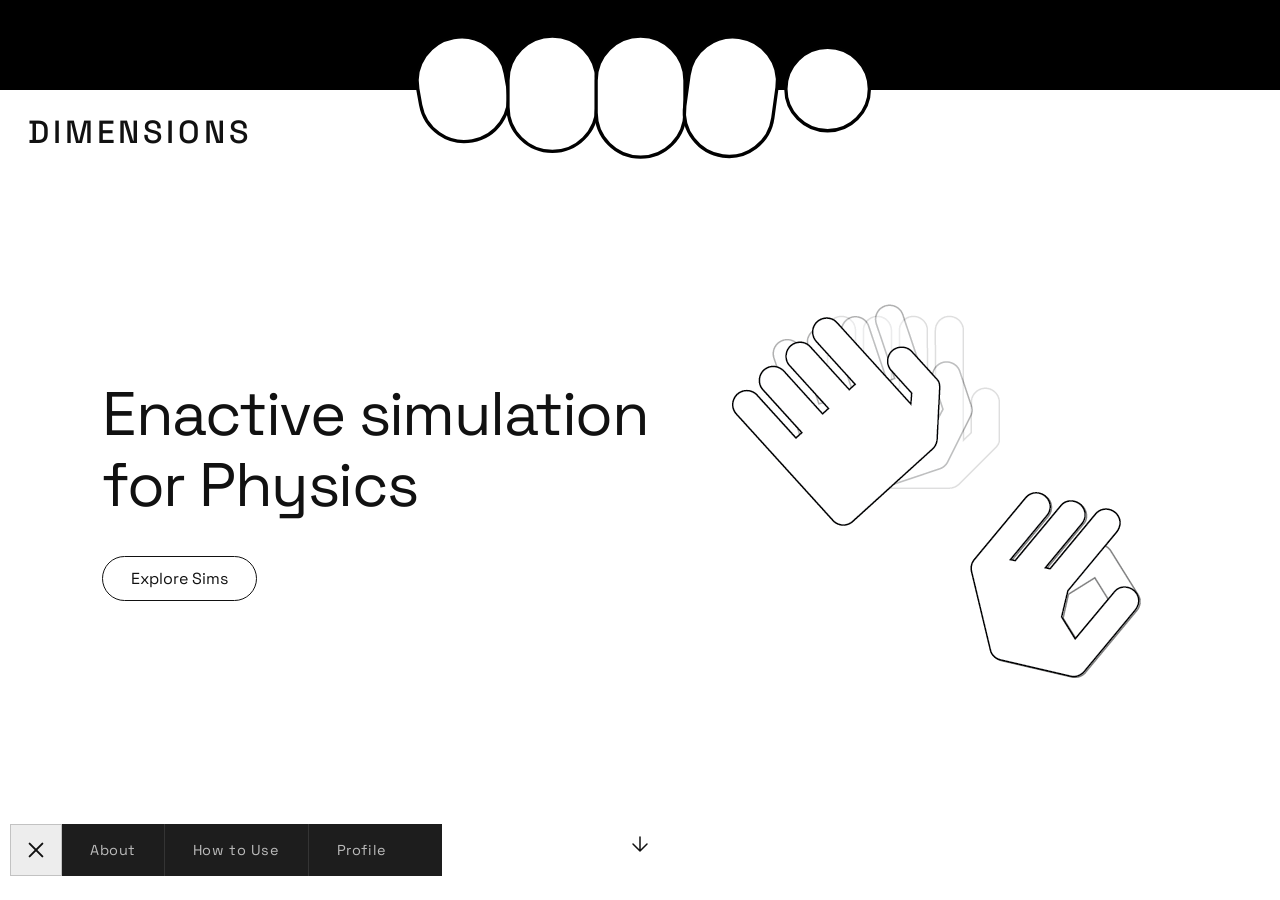
<file: index.html>
<!DOCTYPE html>
<html lang="en">
<head>
<meta charset="UTF-8">
<meta name="viewport" content="width=device-width, initial-scale=1.0">
<title>(in)tangible variables</title>
<link rel="stylesheet" href="styles.css">
<style>
* { box-sizing: border-box; margin: 0; padding: 0; }
html { scroll-behavior: smooth;}
::-webkit-scrollbar { display: none; }

body {
  background: #000;
  font-family: 'Space Grotesk', sans-serif;
  color: #111;
  overflow-y: auto;
  overflow-x: hidden;
}

/* ── SIM PICKER ── */
.pick-layer {
  position: fixed; inset: 0;
  display: flex; flex-direction: column; justify-content: center;
  z-index: 1; gap: 2.5rem; padding: 0;
}
.pick-header {
  display: flex; align-items: center; gap: 2rem; padding: 0 4rem;
}
.pick-title {
  font-size: clamp(1.4rem, 3vw, 2.2rem); font-weight: 400;
  letter-spacing: 0.06em; text-transform: uppercase; color: #fff;
  white-space: nowrap; flex-shrink: 0;
}
.pick-search {
  flex: 1; display: flex; align-items: center; background: #fff;
  padding: 10px 18px; gap: 10px; max-width: 700px;
}
.pick-search svg { flex-shrink: 0; opacity: 0.5; }
.pick-search input {
  border: none; outline: none; background: transparent;
  font-family: inherit; font-size: 0.95rem; color: #111; width: 100%;
}
.pick-search input::placeholder { color: #aaa; }

/* Sim picker hamburger — only shown when curtain is pulled down */
.hamburger-wrap {
  position: fixed; bottom: 24px; left: 10px; z-index: 5; display: none;
}
.hamburger-btn {
  width: 52px; height: 52px;
  background: rgba(255,255,255,0.10); border: 1.5px solid rgba(255,255,255,0.2);
  cursor: pointer; display: flex; align-items: center; justify-content: center;
  flex-direction: column; gap: 5px; transition: background 0.18s; position: relative; z-index: 2;
}
.hamburger-btn:hover { background: rgba(255,255,255,0.18); }
.hamburger-btn span {
  display: block; width: 20px; height: 2px; background: #fff; border-radius: 1px;
  transition: transform 0.3s ease, opacity 0.3s ease; transform-origin: center;
}
.hamburger-wrap.open .hamburger-btn span:nth-child(1) { transform: translateY(7px) rotate(45deg); }
.hamburger-wrap.open .hamburger-btn span:nth-child(2) { opacity: 0; transform: scaleX(0); }
.hamburger-wrap.open .hamburger-btn span:nth-child(3) { transform: translateY(-7px) rotate(-45deg); }
.hamburger-menu {
  position: absolute; bottom: 0; left: 52px;
  background: rgba(40,40,40,0.97);
  display: flex; flex-direction: row; align-items: stretch;
  overflow: hidden; width: 0;
  transition: width 0.35s cubic-bezier(0.76, 0, 0.24, 1); white-space: nowrap;
}
.hamburger-wrap.open .hamburger-menu { width: 240px; }
.hamburger-links { display: flex; flex-direction: row; align-items: stretch; }
.hamburger-link {
  padding: 0 28px; height: 52px; font-size: 0.9rem; font-family: inherit;
  color: rgba(255,255,255,0.7); cursor: pointer; border: none; background: transparent;
  letter-spacing: 0.04em; transition: background 0.18s, color 0.18s;
  border-left: 1px solid rgba(255,255,255,0.1);
}
.hamburger-link:hover { background: rgba(255,255,255,0.08); color: #fff; }

/* Sim cards */
.sim-cards {
  display: flex; flex-direction: row; flex-wrap: nowrap; gap: 2rem;
  overflow-x: auto; overflow-y: hidden; padding: 0 2rem 1rem 4rem; margin: 2%;
  scroll-snap-type: x mandatory; width: 100%; scrollbar-width: none;
  touch-action: pan-x; -webkit-overflow-scrolling: touch;
}
.sim-cards::-webkit-scrollbar { display: none; }
.sim-card { display: flex; flex-direction: column; align-items: center; gap: 1rem; cursor: pointer; flex: 0 0 auto; scroll-snap-align: start; }
.sim-card-box {
  width: clamp(200px, 22vw, 330px); height: clamp(200px, 22vw, 330px);
  background: var(--pink); border-radius: 12px;
  transition: transform 0.2s, box-shadow 0.2s;
  display: flex; align-items: center; justify-content: center;
}
.sim-card:hover .sim-card-box { transform: translateY(-2px); box-shadow: 0 16px 40px rgba(255,255,255,0.4); }
.sim-card-label {
  border: 1.5px solid var(--pink); color: var(--pink);
  padding: 8px 24px; font-size: 0.95rem; background: transparent;
  font-family: inherit; cursor: pointer; transition: background 0.18s, color 0.18s;
}
.sim-card:hover .sim-card-label { background: var(white); color: black; }
.sim-card.locked { cursor: default; }
.sim-card.locked .sim-card-box { background: #1a1a1a; border: 1.5px solid #333; }
.sim-card.locked:hover .sim-card-box { transform: none; box-shadow: none; }
.sim-card.locked .sim-card-label { border-color: #444; color: #444; cursor: default; }
.sim-card.locked:hover .sim-card-label { background: transparent; color: #444; }
.lock-icon { opacity: 0.35; }
.lock-icon svg { width: 48px; height: 48px; }

.btn-back {
  opacity: 0; pointer-events: none;
  transition: opacity 0.4s ease 0.5s;
  border-color: rgba(255,255,255,0.3); color: rgba(255,255,255,0.5);
}
.btn-back:hover { background: rgba(255,255,255,0.1); color: #fff; border-color: #fff; }
body.pulled .btn-back { opacity: 1; pointer-events: all; }

/* ── WHITE CURTAIN ── */
.curtain {
  position: fixed; top: 90px; left: 0; right: 0; bottom: 0;
  background: #fff; z-index: 10; pointer-events: all;
  transition: transform 0.85s cubic-bezier(0.76, 0, 0.24, 1); overflow: visible;
}
.curtain.pull-down { transform: translateY(110%); }

.fingers {
  position: absolute; top: -88px; left: 50%; transform: translateX(-50%);
  z-index: 2; pointer-events: none;
}
.fingers svg { width: clamp(300px, 44vw, 540px); height: auto; display: block; }

/* ── LANDING ── */
.landing {
  position: absolute; inset: 0;
  display: flex; flex-direction: column; background: #fff; overflow-y: auto;
}
.landing-hero {
  flex: 0 0 100vh; display: flex; align-items: center;
  top: -50px; padding: 0 8%; position: relative;
}
.landing-left {
  flex: 1; display: flex; flex-direction: column; gap: 2.2rem;
}
.landing-title {
  font-size: clamp(2.2rem, 4.8vw, 4rem); font-weight: 400;
  line-height: 1.15; letter-spacing: -0.025em; color: #111;
}
.btn-explore-sims {
  display: inline-flex; align-items: center;
  border: 1.5px solid #111; padding: 11px 28px;
  font-size: 1rem; font-family: inherit; background: transparent;
  cursor: pointer; border-radius: 100px; color: #111;
  transition: background 0.18s, color 0.18s; width: fit-content;
}
.btn-explore-sims:hover { background: #111; color: #fff; }
.landing-right {
  flex: 0 0 auto; width: clamp(260px, 42%, 520px); height: 100%;
  display: flex; align-items: center; justify-content: center;
}
.landing-right svg { width: 100%; max-height: 440px; }

/* Tabs section */
.tabs-section { background: #111; flex-shrink: 0; }
.tabs-content { background: #fff; padding: 3rem 3rem 5rem; }
.tab-pane { display: none; }
.tab-pane.active { display: block; }

/* About */
.about-intro { font-size: 0.95rem; line-height: 1.8; text-align: center; max-width: 640px; margin: 0 auto 2.5rem; color: #333; }
.about-grid { display: grid; grid-template-columns: 1fr 1fr; gap: 1.5rem; }
.about-card { border: 1.5px solid #ddd; padding: 1.5rem; }
.about-card h3 { font-size: 1.1rem; font-weight: 600; margin-bottom: 0.8rem; }
.about-card p  { font-size: 0.85rem; line-height: 1.7; color: #444; }
.about-card a  { color: #e8197d; font-weight: 600; font-style: italic; }
.how-grid { display: grid; grid-template-columns: 1fr 1fr; gap: 2rem; align-items: start; }
.how-steps { display: flex; flex-direction: column; gap: 1.4rem; }
.how-step h4 { font-size: 0.9rem; font-weight: 700; margin-bottom: 0.3rem; }
.how-step p  { font-size: 0.85rem; line-height: 1.6; color: #444; }
.how-closing { margin-top: 1.5rem; font-size: 0.9rem; font-style: italic; font-weight: 500; }
.imp-note { border: 1.5px solid #111; padding: 1.5rem; text-align: center; }
.imp-note h4 { font-size: 0.75rem; font-weight: 700; letter-spacing: 0.1em; text-transform: uppercase; margin-bottom: 1rem; }
.imp-note p  { font-size: 0.85rem; line-height: 1.7; color: #333; }
.profile-panel { display: flex; flex-direction: column; align-items: center; justify-content: center; padding: 3rem; gap: 2rem; text-align: center; }
.profile-explain { max-width: 600px; font-size: 0.95rem; line-height: 1.8; color: #444; }
.profile-login-box { border: 1.5px solid #111; padding: 1.5rem 2.5rem; font-size: 0.95rem; text-align: center; }
.profile-login-box a { color: #111; font-weight: 600; }

/* Scroll arrow */
@keyframes bounce-arrow {
  0%, 100% { transform: translateX(-50%) translateY(0); }
  50%       { transform: translateX(-50%) translateY(8px); }
}
#scroll-arrow { animation: bounce-arrow 1.4s ease-in-out infinite; }

/* ── LANDING HAMBURGER — only shown when curtain is visible ── */
.landing-hamburger-wrap {
  position: fixed; bottom: 24px; left: 10px; z-index: 200; pointer-events: all;
  display: block;
}
.landing-hamburger-btn {
  width: 52px; height: 52px;
  background: rgba(0,0,0,0.07); border: 1.5px solid rgba(0,0,0,0.18);
  cursor: pointer; display: flex; align-items: center; justify-content: center;
  flex-direction: column; gap: 5px; transition: background 0.18s; position: relative; z-index: 2;
}
.landing-hamburger-btn:hover { background: rgba(0,0,0,0.13); }
.landing-hamburger-btn span {
  display: block; width: 20px; height: 2px; background: #111; border-radius: 1px;
  transition: transform 0.3s ease, opacity 0.3s ease; transform-origin: center;
}
.landing-hamburger-wrap.open .landing-hamburger-btn span:nth-child(1) { transform: translateY(7px) rotate(45deg); }
.landing-hamburger-wrap.open .landing-hamburger-btn span:nth-child(2) { opacity: 0; transform: scaleX(0); }
.landing-hamburger-wrap.open .landing-hamburger-btn span:nth-child(3) { transform: translateY(-7px) rotate(-45deg); }
.landing-hamburger-menu {
  position: absolute; bottom: 0; left: 52px;
  background: rgba(20,20,20,0.96);
  display: flex; flex-direction: row; align-items: stretch;
  overflow: hidden; width: 0;
  transition: width 0.35s cubic-bezier(0.76, 0, 0.24, 1); white-space: nowrap;
}
.landing-hamburger-wrap.open .landing-hamburger-menu { width: 380px; }
.landing-hamburger-link {
  padding: 0 28px; height: 52px; font-size: 0.9rem; font-family: inherit;
  color: rgba(255,255,255,0.7); cursor: pointer; border: none; background: transparent;
  letter-spacing: 0.04em; transition: background 0.18s, color 0.18s;
  border-left: 1px solid rgba(255,255,255,0.1);
}
.landing-hamburger-link:first-child { border-left: none; }
.landing-hamburger-link:hover { background: rgba(255,255,255,0.08); color: #fff; }
</style>
</head>
<body>

<!-- ── SIM PICKER ── -->
<div class="pick-layer">
  <div class="pick-header">
    <div class="pick-title">Pick Simulation</div>
    <div class="pick-search">
      <svg width="18" height="18" viewBox="0 0 24 24" fill="none" stroke="#111" stroke-width="2" stroke-linecap="round"><circle cx="11" cy="11" r="8"/><path d="m21 21-4.35-4.35"/></svg>
      <input type="text" placeholder="Search Simulation here..." oninput="filterSims(this.value)"/>
    </div>
  </div>
  <div class="sim-cards" id="simCards">
    <div class="sim-card" onclick="pick('Celestial Bodies')">
      <div class="sim-card-box" style="background:#fff;border:1.5px solid #333;">
        <img src="illustrations/cover.png" alt="Celestial Bodies" style="width:100%;height:100%;object-fit:cover;border-radius:12px;"></div>
      <div class="sim-card-label" style="border-color:#fff;color:#fff;">Celestial Bodies</div>
    </div>
    <div class="sim-card locked"><div class="sim-card-box"><div class="lock-icon"><svg viewBox="0 0 24 24" fill="none"><rect x="3" y="11" width="18" height="11" rx="2" stroke="white" stroke-width="1.5"/><path d="M7 11V7a5 5 0 0 1 10 0v4" stroke="white" stroke-width="1.5" stroke-linecap="round"/><circle cx="12" cy="16" r="1.5" fill="white"/></svg></div></div><div class="sim-card-label">Electricity</div></div>
    <div class="sim-card locked"><div class="sim-card-box"><div class="lock-icon"><svg viewBox="0 0 24 24" fill="none"><rect x="3" y="11" width="18" height="11" rx="2" stroke="white" stroke-width="1.5"/><path d="M7 11V7a5 5 0 0 1 10 0v4" stroke="white" stroke-width="1.5" stroke-linecap="round"/><circle cx="12" cy="16" r="1.5" fill="white"/></svg></div></div><div class="sim-card-label">Waves</div></div>
    <div class="sim-card locked"><div class="sim-card-box"><div class="lock-icon"><svg viewBox="0 0 24 24" fill="none"><rect x="3" y="11" width="18" height="11" rx="2" stroke="white" stroke-width="1.5"/><path d="M7 11V7a5 5 0 0 1 10 0v4" stroke="white" stroke-width="1.5" stroke-linecap="round"/><circle cx="12" cy="16" r="1.5" fill="white"/></svg></div></div><div class="sim-card-label">Optics</div></div>
    <div class="sim-card locked"><div class="sim-card-box"><div class="lock-icon"><svg viewBox="0 0 24 24" fill="none"><rect x="3" y="11" width="18" height="11" rx="2" stroke="white" stroke-width="1.5"/><path d="M7 11V7a5 5 0 0 1 10 0v4" stroke="white" stroke-width="1.5" stroke-linecap="round"/><circle cx="12" cy="16" r="1.5" fill="white"/></svg></div></div><div class="sim-card-label">Magnetism</div></div>
    <div class="sim-card locked"><div class="sim-card-box"><div class="lock-icon"><svg viewBox="0 0 24 24" fill="none"><rect x="3" y="11" width="18" height="11" rx="2" stroke="white" stroke-width="1.5"/><path d="M7 11V7a5 5 0 0 1 10 0v4" stroke="white" stroke-width="1.5" stroke-linecap="round"/><circle cx="12" cy="16" r="1.5" fill="white"/></svg></div></div><div class="sim-card-label">Thermodynamics</div></div>
    <div class="sim-card locked"><div class="sim-card-box"><div class="lock-icon"><svg viewBox="0 0 24 24" fill="none"><rect x="3" y="11" width="18" height="11" rx="2" stroke="white" stroke-width="1.5"/><path d="M7 11V7a5 5 0 0 1 10 0v4" stroke="white" stroke-width="1.5" stroke-linecap="round"/><circle cx="12" cy="16" r="1.5" fill="white"/></svg></div></div><div class="sim-card-label">Quantum</div></div>
    <div class="sim-card locked"><div class="sim-card-box"><div class="lock-icon"><svg viewBox="0 0 24 24" fill="none"><rect x="3" y="11" width="18" height="11" rx="2" stroke="white" stroke-width="1.5"/><path d="M7 11V7a5 5 0 0 1 10 0v4" stroke="white" stroke-width="1.5" stroke-linecap="round"/><circle cx="12" cy="16" r="1.5" fill="white"/></svg></div></div><div class="sim-card-label">Motion</div></div>
  </div>
</div>

<!-- Sim picker hamburger — only visible when curtain is pulled -->
<div class="hamburger-wrap" id="hamburgerWrap">
  <div class="hamburger-menu" id="hamburgerMenu">
    <div class="hamburger-links">
      <button class="hamburger-link" onclick="goHome()">home</button>
      <button class="hamburger-link">profile</button>
    </div>
  </div>
  <button class="hamburger-btn" onclick="toggleMenu()">
    <span></span><span></span><span></span>
  </button>
</div>

<!-- ── WHITE CURTAIN ── -->
<div class="curtain" id="curtain">

  <!-- Site name top left -->
  <div style="position:absolute;top:22px;left:28px;font-family:'Space Grotesk',sans-serif;font-size:2rem;font-weight:500;letter-spacing:0.12em;text-transform:uppercase;color:#111;z-index:3;pointer-events:none;">Dimensions</div>

  <div class="fingers">
    <svg id="Layer_1" xmlns="http://www.w3.org/2000/svg" viewBox="0 0 162.63 57.41">
      <circle cx="137.82" cy="26.2" r="12.57" fill="#fff" stroke="#010101" stroke-miterlimit="10" stroke-width="1"/>
      <rect x="14.62" y="10.45" width="26.76" height="31.61" rx="13.38" ry="13.38" transform="translate(-4.21 5.38) rotate(-10.21)" fill="#fff" stroke="#010101" stroke-miterlimit="10" stroke-width="1"/>
      <rect x="41.55" y="10.28" width="26.76" height="34.73" rx="13.38" ry="13.38" fill="#fff" stroke="#010101" stroke-miterlimit="10" stroke-width="1"/>
      <rect x="68.1" y="10.28" width="26.76" height="36.44" rx="13.38" ry="13.38" fill="#fff" stroke="#010101" stroke-miterlimit="10" stroke-width="1"/>
      <rect x="95.31" y="10.46" width="26.76" height="36.09" rx="13.38" ry="13.38" transform="translate(4.89 -14.52) rotate(7.82)" fill="#fff" stroke="#010101" stroke-miterlimit="10" stroke-width="1"/>
    </svg>
  </div>

  <div class="landing">
    <div class="landing-hero">
      <div class="landing-left">
        <h1 class="landing-title">Enactive simulation<br>for Physics</h1>
        <button class="btn-explore-sims" onclick="pullDown()">Explore Sims</button>
      </div>
      <div class="landing-right">
        <img src="illustrations/landing_1.png" alt="Graphic">
      </div>
      <!-- Bouncy scroll arrow -->
      <div id="scroll-arrow" style="position:absolute;bottom:84px;left:50%;transform:translateX(-50%);display:flex;flex-direction:column;align-items:center;pointer-events:none;transition:opacity 0.4s;">
        <svg width="24" height="24" viewBox="0 0 24 24" fill="none" stroke="#111" stroke-width="1.5" stroke-linecap="round" stroke-linejoin="round">
          <path d="M12 5v14M5 12l7 7 7-7"/>
        </svg>
      </div>
    </div>

    <div class="tabs-section">
      <div class="tabs-content">
        <div class="tab-pane active" id="pane-about">
          <p class="about-intro">This website brings together embodied learning research, gesture-based interaction, and playful exploration to transform how students experience physics. By turning hand movements into forces, waves, and electrical behaviour, the platform makes abstract concepts intuitive. Students discover principles through motion, experimentation, and real-time feedback.</p>
          <div class="about-grid">
            <div class="about-card"><h3>What this platform is</h3><p>This is a physics playground built for students who learn best by moving, testing, and trying things out. Instead of reading formulas or watching diagrams, you use your hands to build circuits, shape waves, and push forces around. Your gestures become the tools, and the science responds in real time.</p></div>
            <div class="about-card"><h3>Why we built it</h3><p>Traditional physics learning often feels distant: lots of symbols, not enough experience. But physics is fundamentally about movement, energy, and interaction, things your body already understands. This platform brings those ideas to life by letting you explore them physically.</p></div>
            <div class="about-card"><h3>Why it matters</h3><p>Research in enactive cognition shows that movement supports deeper understanding, especially in STEM subjects. My platform uses this principle to help students build intuition through exploration, experimentation, and play.<br><a href="#">Read my research here!</a></p></div>
            <div class="about-card"><h3>Our vision</h3><p>To make physics accessible, engaging, and meaningful, not through memorisation, but through direct interaction with the ideas themselves.</p></div>
          </div>
        </div>
        <div class="tab-pane" id="pane-howto">
          <div class="how-grid">
            <div>
              <h2 style="font-size:1.5rem;font-weight:700;margin-bottom:1.5rem;">How it works</h2>
              <div class="how-steps">
                <div class="how-step"><h4>01 — Pick a topic</h4><p>Choose the physics world you want to explore.</p></div>
                <div class="how-step"><h4>02 — Learn the gestures</h4><p>Before you begin, you'll see the hand gestures you'll use for that topic.</p></div>
                <div class="how-step"><h4>03 — Try the gestures</h4><p>Pay attention to how each gesture feels. Move slowly, move quickly, try different angles.</p></div>
                <div class="how-step"><h4>04 — Explore and compare</h4><p>Experiment freely. Notice how much you need to move to cause each effect.</p></div>
              </div>
              <p class="how-closing">Your body becomes the way you understand the physics.</p>
            </div>
            <div class="imp-note">
              <h4>IMP NOTE</h4>
              <p>Each gesture controls a variable and the extent you do the gesture controls the value.<br><br>For example: Gravity is controlled using pinch — the looser the pinch, the lesser the gravity being applied!</p>
            </div>
          </div>
        </div>
        <div class="tab-pane" id="pane-profile">
          <div class="profile-panel">
            <div class="profile-explain"><p>The Student Dashboard acts as a personalised hub where students can access and manage their learning journey. <br> All saved experiments, progress, completed activities, and collected resources are stored here, <br> allowing students to revisit previous explorations, track their development over time, and continue learning at their own pace.</p></div>
            <div class="profile-login-box">Please <a href="#">Login</a> or <a href="#">Create an account</a></div>
          </div>
        </div>
      </div>
    </div>
  </div>
</div>

<!-- ── LANDING HAMBURGER — tabs nav, only on white landing page ── -->
<div class="landing-hamburger-wrap open" id="landingHamburger">
  <div class="landing-hamburger-menu" id="landingMenu">
    <button class="landing-hamburger-link" onclick="switchTabAndScroll('about')">About</button>
    <button class="landing-hamburger-link" onclick="switchTabAndScroll('howto')">How to Use</button>
    <button class="landing-hamburger-link" onclick="switchTabAndScroll('profile')">Profile</button>
  </div>
  <button class="landing-hamburger-btn" onclick="toggleLandingMenu()">
    <span></span><span></span><span></span>
  </button>
</div>

<script src="shared.js"></script>
<script>
injectFlash();

function pullDown() {
  document.body.classList.add('pulled');
  document.getElementById('curtain').classList.add('pull-down');
  document.getElementById('hamburgerWrap').style.display = 'block';
  document.getElementById('landingHamburger').style.display = 'none';
}

function closePick(e) {
  if (e) e.preventDefault();
  document.body.classList.remove('pulled');
  document.getElementById('curtain').classList.remove('pull-down');
  document.getElementById('hamburgerWrap').style.display = 'none';
  document.getElementById('hamburgerWrap').classList.remove('open');
  document.getElementById('landingHamburger').style.display = 'block';
}

function goHome() { closePick(); }
function toggleMenu() { document.getElementById('hamburgerWrap').classList.toggle('open'); }
function toggleLandingMenu() { document.getElementById('landingHamburger').classList.toggle('open'); }

function switchTabAndScroll(id) {
  document.querySelectorAll('.tab-pane').forEach(p => p.classList.remove('active'));
  document.getElementById('pane-' + id).classList.add('active');
  document.querySelector('.tabs-section').scrollIntoView({ behavior: 'smooth' });
}

function filterSims(val) {
  const q = val.toLowerCase();
  document.querySelectorAll('.sim-card').forEach(card => {
    const label = card.querySelector('.sim-card-label').textContent.toLowerCase();
    card.style.display = label.includes(q) ? 'flex' : 'none';
  });
}

function pick(name) {
  setState({ sim: name });
  location.href = 'gesture-guide.html';
}

if (location.hash === '#pick') pullDown();

const landing = document.querySelector('.landing');
if (landing) {
  landing.addEventListener('scroll', function() {
    const arrow = document.getElementById('scroll-arrow');
    if (arrow) arrow.style.opacity = landing.scrollTop > 40 ? '0' : '1';
  }, { passive: true });
}
</script>
</body>
</html>
</file>
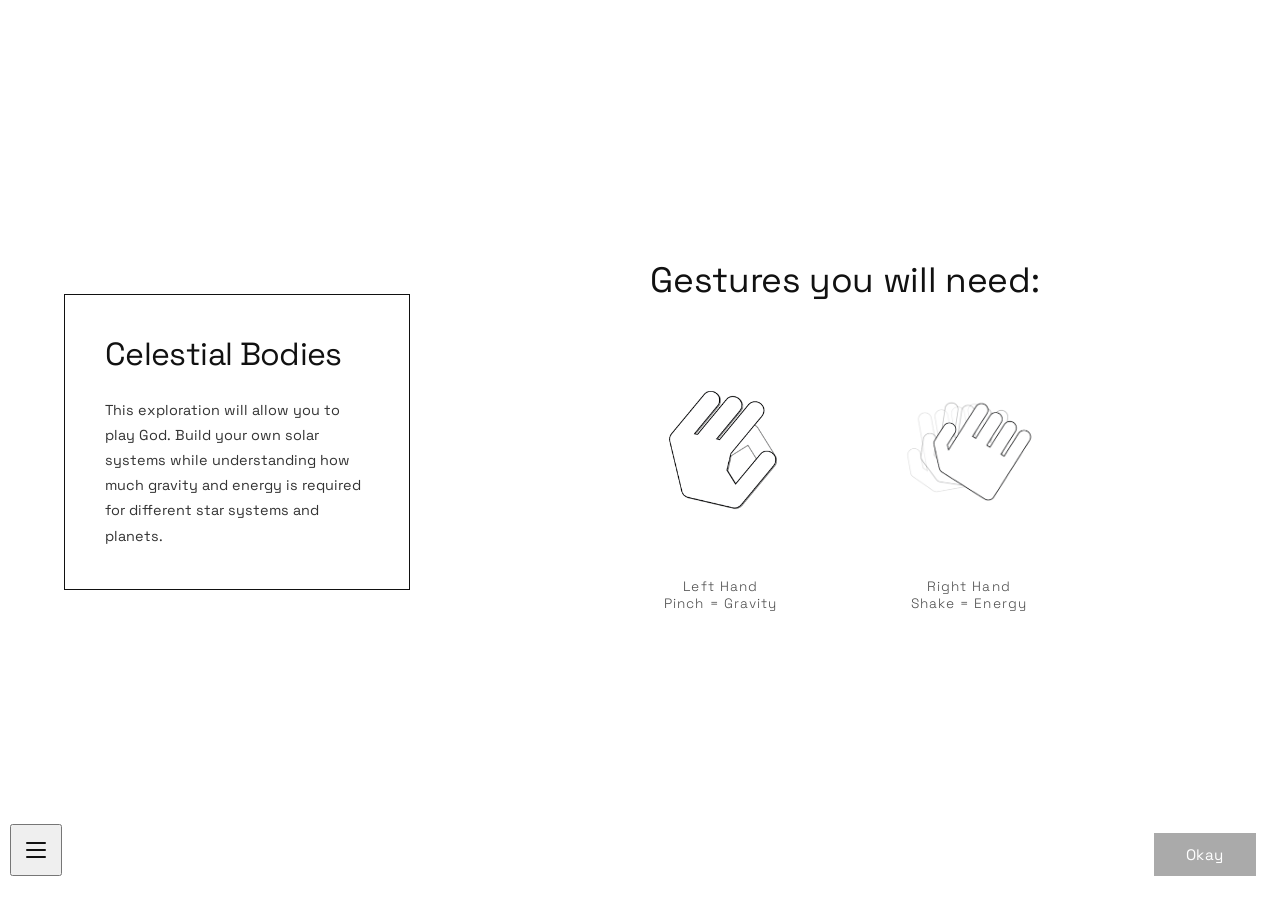
<file: gesture-guide.html>
<!DOCTYPE html>
<html lang="en">
<head>
<meta charset="UTF-8">
<meta name="viewport" content="width=device-width, initial-scale=1.0">
<title>Gesture Guide — Physics Explorer</title>
<link rel="stylesheet" href="styles.css">
<style>
* { box-sizing: border-box; margin: 0; padding: 0; }

body {
  background: #fff;
  font-family: 'Space Grotesk', sans-serif;
  min-height: 100vh;
  display: flex;
  flex-direction: column;
}

/* ── MAIN LAYOUT ── */
.guide-layout {
  flex: 1;
  display: flex;
  flex-direction: row;
  justify-content: space-between;  
  align-items: center;
  padding: 5rem 5% 6rem;
  gap: 4rem;
  min-height: 100vh;
}

/* ── LEFT: sim description card ── */
.sim-card {
  flex: 0 0 auto;
  width: clamp(60px, 30%, 400px);
  border: 1.5px solid #111;
  padding: 2.5rem;
  display: flex;
  flex-direction: column;
  gap: 1.5rem;
  align-self: center;
}
.sim-card h2 {
  font-size: clamp(1.4rem, 2.5vw, 2rem);
  font-weight: 400;
  letter-spacing: -0.02em;
  line-height: 1.2;
  color: #111;
}
.sim-card p {
  font-size: 0.9rem;
  line-height: 1.75;
  color: #333;
}

/* ── RIGHT: gestures ── */
.guide-right {
  flex: 1;
  display: flex;
  flex-direction: column;
  gap: 3rem;
  align-items: center;
}
.guide-right h1 {
  font-size: clamp(1.4rem, 2.8vw, 2.2rem);
  font-weight: 400;
  letter-spacing: -0.01em;
  color: #111;
}

.gesture-icons {
  display: flex;
  flex-direction: row;
  gap: 3rem;
  
  flex-wrap: wrap;
  align-items: center;
}
.gesture-item {
  display: flex;
  flex-direction: column;
  align-items: center;
  gap: 0.75rem;
}
.gesture-box {
  width: clamp(140px, 16vw, 200px);
  height: clamp(140px, 16vw, 200px);
  display: flex;
  align-items: center;
  justify-content: center;
}
.gesture-box img,
.gesture-box svg {
  width: 70%;
  height: 70%;
  object-fit: contain;
  display: block;
}
/* Invert SVG strokes for dark background */
.gesture-box svg path,
.gesture-box svg circle,
.gesture-box svg rect {
  stroke: #fff !important;
}
.gesture-label {
  font-size: 0.85rem;
  letter-spacing: 0.08em;
  /* text-transform: uppercase; */
  color: #4b4b4b;
  font-weight: 300;
  text-align: center;
  padding: 1rem 1rem;
}

/* ── HAMBURGER — bottom left ── */
.hamburger-wrap {
  position: fixed;
  bottom: 24px; left: 10px;
  z-index: 50;
}
.hamburger-btn {
  width: 52px; height: 52px;
  /* background: rgba(0,0,0,0.08); */
  /* border: 1.5px solid rgba(0,0,0,0.2); */
  cursor: pointer;
  display: flex; align-items: center; justify-content: center;
  flex-direction: column; gap: 5px;
  transition: background 0.18s;
  position: relative; z-index: 2;
}
/* .hamburger-btn:hover { background: rgba(0,0,0,0.14); } */
.hamburger-btn span {
  display: block; width: 20px; height: 2px;
  background: #111; border-radius: 1px;
  transition: transform 0.3s ease, opacity 0.3s ease;
  transform-origin: center;
}
/* .hamburger-wrap.open .hamburger-btn { background: rgba(0,0,0,0.12); } */
.hamburger-wrap.open .hamburger-btn span:nth-child(1) { transform: translateY(7px) rotate(45deg); }
.hamburger-wrap.open .hamburger-btn span:nth-child(2) { opacity: 0; transform: scaleX(0); }
.hamburger-wrap.open .hamburger-btn span:nth-child(3) { transform: translateY(-7px) rotate(-45deg); }

.hamburger-menu {
  position: absolute;
  bottom: 0; left: 52px;
  background: rgba(240,240,240,0.97);
  /* border: 1.5px solid rgba(0,0,0,0.15); */
  border-left: none;
  display: flex; flex-direction: row; align-items: stretch;
  overflow: hidden;
  width: 0;
  transition: width 0.35s cubic-bezier(0.76, 0, 0.24, 1);
  white-space: nowrap;
}
.hamburger-wrap.open .hamburger-menu { width: fit-content; }

.hamburger-link {
  padding: 0 28px; height: 52px;
  font-size: 0.9rem; font-family: inherit;
  color: rgba(0,0,0,0.65); cursor: pointer;
  border: none; background: transparent;
  letter-spacing: 0.04em;
  transition: background 0.18s, color 0.18s;
  border-left: 1px solid rgba(0,0,0,0.1);
}
.hamburger-link:first-child { border-left: none; }
.hamburger-link:hover { background: rgba(0,0,0,0.06); color: #111; }

/* ── NAV BUTTONS ── */
.btn-back, .btn-next {
  z-index: 30;
}
</style>
</head>
<body>

<div class="guide-layout">

  <!-- Left: sim description -->
  <div class="sim-card">
    <h2>Celestial Bodies</h2>
    <p>This exploration will allow you to play God. Build your own solar systems while understanding how much gravity and energy is required for different star systems and planets.</p>
  </div>

  <!-- Right: gestures -->
  <div class="guide-right">
    <h1>Gestures you will need:</h1>
    <div class="gesture-icons">

      <!-- Left pinch -->
      <div class="gesture-item">
        <div class="gesture-box">
          <img src="illustrations/pinch-calibration.png" alt="Left pinch gesture"
            onerror="this.style.display='none'; this.nextElementSibling.style.display='block';">
          <svg viewBox="0 0 80 80" fill="none" style="display:none;">
            <path d="M38 32 C35 30 32 32 33 36 L35 46 C35 49 38 50 40 48 L45 40 C47 37 45 33 42 33 Z" stroke="#fff" stroke-width="1.5" fill="none"/>
            <path d="M33 36 L31 28 C30 25 33 24 34 27" stroke="#fff" stroke-width="1.5" fill="none" stroke-linecap="round"/>
            <path d="M35 34 L33 26 C32 23 35 22 36 25" stroke="#fff" stroke-width="1.5" fill="none" stroke-linecap="round"/>
            <path d="M38 33 L37 24 C36 21 39 20 40 23" stroke="#fff" stroke-width="1.5" fill="none" stroke-linecap="round"/>
            <path d="M42 34 L42 26 C42 23 45 23 45 26" stroke="#fff" stroke-width="1.5" fill="none" stroke-linecap="round"/>
          </svg>
        </div>
        <span class="gesture-label">Left Hand <br> Pinch = Gravity</span>
      </div>

      <!-- Right shake -->
      <div class="gesture-item">
        <div class="gesture-box">
          <img src="illustrations/shake-hand-calibration.png" alt="Right shake gesture"
            onerror="this.style.display='none'; this.nextElementSibling.style.display='block';">
          <svg viewBox="0 0 80 80" fill="none" style="display:none;">
            <path d="M30 50 C26 46 24 40 26 34 L30 24 C31 21 34 22 34 25 L34 35" stroke="#fff" stroke-width="1.5" fill="none" stroke-linecap="round"/>
            <path d="M34 32 L34 22 C34 19 37 19 37 22 L37 35" stroke="#fff" stroke-width="1.5" fill="none" stroke-linecap="round"/>
            <path d="M37 30 L37 20 C37 17 40 17 40 20 L40 34" stroke="#fff" stroke-width="1.5" fill="none" stroke-linecap="round"/>
            <path d="M40 28 L40 22 C40 19 43 19 43 22 L43 34" stroke="#fff" stroke-width="1.5" fill="none" stroke-linecap="round"/>
            <path d="M30 50 L37 58 C40 62 46 60 46 56 L43 34" stroke="#fff" stroke-width="1.5" fill="none" stroke-linecap="round"/>
            <path d="M16 38 L12 36 M17 44 L12 44 M16 50 L12 52" stroke="#fff" stroke-width="1.2" stroke-linecap="round" opacity="0.6"/>
            <path d="M52 34 L57 32 M52 40 L58 40 M52 46 L57 48" stroke="#fff" stroke-width="1.2" stroke-linecap="round" opacity="0.6"/>
          </svg>
        </div>
        <span class="gesture-label">Right Hand <br> Shake = Energy</span>
      </div>

    </div>
  </div>
</div>

<a href="calibration.html" style="position:fixed;bottom:24px;right:24px;z-index:50;padding:12px 32px;background:#aaa;color:#fff;font-family:inherit;font-size:0.95rem;letter-spacing:0.04em;border:none;cursor:pointer;text-decoration:none;display:inline-flex;align-items:center;">Okay</a>

<!-- Hamburger menu (light version for white page) -->
<div class="hamburger-wrap" id="hamburgerWrap">  <div class="hamburger-menu" id="hamburgerMenu">
    <button class="hamburger-link" onclick="location.href='index.html'">home</button>
    <button class="hamburger-link" onclick="location.href='index.html#pick'">simulations</button>
  </div>
  <button class="hamburger-btn" onclick="toggleMenu()">
    <span></span><span></span><span></span>
  </button>
</div>

<script src="shared.js"></script>
<script>
injectFlash();
function toggleMenu() {
  document.getElementById('hamburgerWrap').classList.toggle('open');
}
</script>
</body>
</html>
</file>
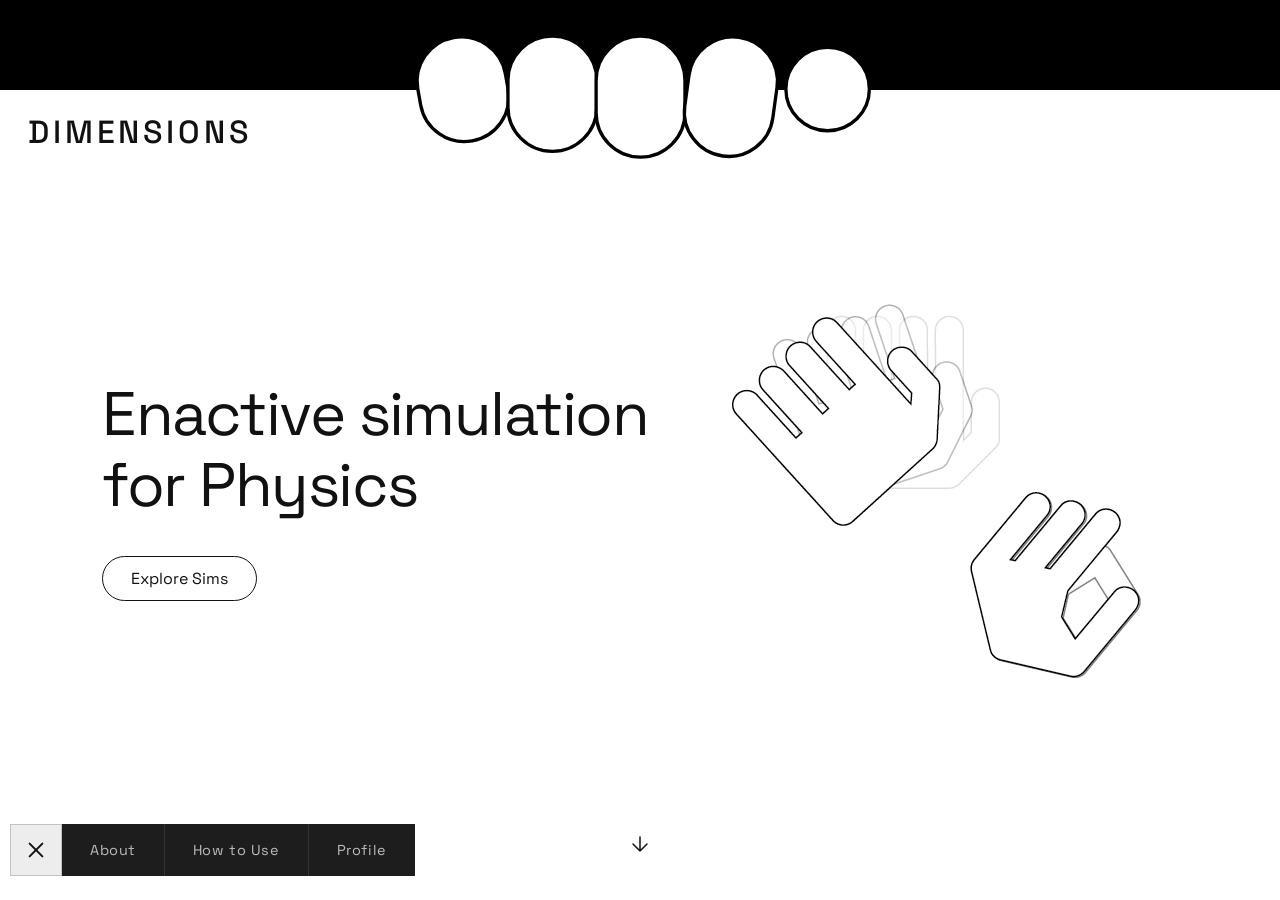
<file: index gif.html>
<!DOCTYPE html>
<html lang="en">
<head>
<meta charset="UTF-8">
<meta name="viewport" content="width=device-width, initial-scale=1.0">
<title>Dimensions</title>
<link rel="stylesheet" href="styles.css">
<style>
* { box-sizing: border-box; margin: 0; padding: 0; }
html { scroll-behavior: smooth;}
::-webkit-scrollbar { display: none; }

body {
  background: #000;
  font-family: 'Space Grotesk', sans-serif;
  color: #111;
  overflow-y: auto;
  overflow-x: hidden;
}

/* ── SIM PICKER ── */
.pick-layer {
  position: fixed; inset: 0;
  display: flex; flex-direction: column; justify-content: center;
  z-index: 1; gap: 2.5rem; padding: 0;
}
.pick-header {
  display: flex; align-items: center; gap: 2rem; padding: 0 4rem;
}
.pick-title {
  font-size: clamp(1.4rem, 3vw, 2.2rem); font-weight: 400;
  letter-spacing: 0.06em; text-transform: uppercase; color: #fff;
  white-space: nowrap; flex-shrink: 0;
}
.pick-search {
  flex: 1; display: flex; align-items: center; background: #fff;
  padding: 10px 18px; gap: 10px; max-width: 700px;
}
.pick-search svg { flex-shrink: 0; opacity: 0.5; }
.pick-search input {
  border: none; outline: none; background: transparent;
  font-family: inherit; font-size: 0.95rem; color: #111; width: 100%;
}
.pick-search input::placeholder { color: #aaa; }

/* Sim picker hamburger — only shown when curtain is pulled down */
.hamburger-wrap {
  position: fixed; bottom: 24px; left: 10px; z-index: 5; display: none;
}
.hamburger-btn {
  width: 52px; height: 52px;
  background: rgba(255,255,255,0.10); border: 1.5px solid rgba(255,255,255,0.2);
  cursor: pointer; display: flex; align-items: center; justify-content: center;
  flex-direction: column; gap: 5px; transition: background 0.18s; position: relative; z-index: 2;
}
.hamburger-btn:hover { background: rgba(255,255,255,0.18); }
.hamburger-btn span {
  display: block; width: 20px; height: 2px; background: #fff; border-radius: 1px;
  transition: transform 0.3s ease, opacity 0.3s ease; transform-origin: center;
}
.hamburger-wrap.open .hamburger-btn span:nth-child(1) { transform: translateY(7px) rotate(45deg); }
.hamburger-wrap.open .hamburger-btn span:nth-child(2) { opacity: 0; transform: scaleX(0); }
.hamburger-wrap.open .hamburger-btn span:nth-child(3) { transform: translateY(-7px) rotate(-45deg); }
.hamburger-menu {
  position: absolute; bottom: 0; left: 52px;
  background: rgba(40,40,40,0.97);
  display: flex; flex-direction: row; align-items: stretch;
  overflow: hidden; width: 0;
  transition: width 0.35s cubic-bezier(0.76, 0, 0.24, 1); white-space: nowrap;
}
.hamburger-wrap.open .hamburger-menu { width: fit-content; }
.hamburger-links { display: flex; flex-direction: row; align-items: stretch; }
.hamburger-link {
  padding: 0 28px; height: 52px; font-size: 0.9rem; font-family: inherit;
  color: rgba(255,255,255,0.7); cursor: pointer; border: none; background: transparent;
  letter-spacing: 0.04em; transition: background 0.18s, color 0.18s;
  border-left: 1px solid rgba(255,255,255,0.1);
}
.hamburger-link:hover { background: rgba(255,255,255,0.08); color: #fff; }

/* Sim cards */
.sim-cards {
  display: flex; flex-direction: row; flex-wrap: nowrap; gap: 2rem;
  overflow-x: auto; overflow-y: hidden; padding: 0 2rem 1rem 4rem; margin: 2%;
  scroll-snap-type: x mandatory; width: 100%; scrollbar-width: none;
  touch-action: pan-x; -webkit-overflow-scrolling: touch;
}
.sim-cards::-webkit-scrollbar { display: none; }
.sim-card { display: flex; flex-direction: column; align-items: center; gap: 1rem; cursor: pointer; flex: 0 0 auto; scroll-snap-align: start; }
.sim-card-box {
  width: clamp(200px, 22vw, 330px); height: clamp(200px, 22vw, 330px);
  background: var(--pink); border-radius: 12px;
  transition: transform 0.2s, box-shadow 0.2s;
  display: flex; align-items: center; justify-content: center;
}
.sim-card:hover .sim-card-box { transform: translateY(-2px); box-shadow: 0 16px 40px rgba(255,255,255,0.4); }
.sim-card-label {
  border: 1.5px solid var(--pink); color: var(--pink);
  padding: 8px 24px; font-size: 0.95rem; background: transparent;
  font-family: inherit; cursor: pointer; transition: background 0.18s, color 0.18s;
}
.sim-card:hover .sim-card-label { background: var(white); color: black; }
.sim-card.locked { cursor: default; }
.sim-card.locked .sim-card-box { background: #1a1a1a; border: 1.5px solid #333; }
.sim-card.locked:hover .sim-card-box { transform: none; box-shadow: none; }
.sim-card.locked .sim-card-label { border-color: #444; color: #444; cursor: default; }
.sim-card.locked:hover .sim-card-label { background: transparent; color: #444; }
.lock-icon { opacity: 0.35; }
.lock-icon svg { width: 48px; height: 48px; }

.btn-back {
  opacity: 0; pointer-events: none;
  transition: opacity 0.4s ease 0.5s;
  border-color: rgba(255,255,255,0.3); color: rgba(255,255,255,0.5);
}
.btn-back:hover { background: rgba(255,255,255,0.1); color: #fff; border-color: #fff; }
body.pulled .btn-back { opacity: 1; pointer-events: all; }

/* ── WHITE CURTAIN ── */
.curtain {
  position: fixed; top: 90px; left: 0; right: 0; bottom: 0;
  background: #fff; z-index: 10; pointer-events: all;
  transition: transform 0.85s cubic-bezier(0.76, 0, 0.24, 1); overflow: visible;
}
.curtain.pull-down { transform: translateY(110%); }

.fingers {
  position: absolute; top: -88px; left: 50%; transform: translateX(-50%);
  z-index: 2; pointer-events: none;
}
.fingers svg { width: clamp(300px, 44vw, 540px); height: auto; display: block; }

/* ── LANDING ── */
.landing {
  position: absolute; inset: 0;
  display: flex; flex-direction: column; background: #fff; overflow-y: auto;
}
.landing-hero {
  flex: 0 0 100vh; display: flex; align-items: center;
  top: -50px; padding: 0 8%; position: relative;
}
.landing-left {
  flex: 1; display: flex; flex-direction: column; gap: 2.2rem;
}
.landing-title {
  font-size: clamp(2.2rem, 4.8vw, 4rem); font-weight: 400;
  line-height: 1.15; letter-spacing: -0.025em; color: #111;
}
.btn-explore-sims {
  display: inline-flex; align-items: center;
  border: 1.5px solid #111; padding: 11px 28px;
  font-size: 1rem; font-family: inherit; background: transparent;
  cursor: pointer; border-radius: 100px; color: #111;
  transition: background 0.18s, color 0.18s; width: fit-content;
}
.btn-explore-sims:hover { background: #111; color: #fff; }
.landing-right {
  flex: 0 0 auto; width: clamp(260px, 42%, 520px); height: 100%;
  display: flex; align-items: center; justify-content: center;
}
.landing-right svg { width: 100%; max-height: 440px; }

/* Tabs section */
.tabs-section { background: #111; flex-shrink: 0; }
.tabs-content { background: #fff; padding: 3rem 3rem 5rem; }
.tab-pane { display: none; }
.tab-pane.active { display: block; }

/* About */
.about-intro { font-size: 0.95rem; line-height: 1.8; text-align: center; max-width: 640px; margin: 0 auto 2.5rem; color: #333; }
.about-grid { display: grid; grid-template-columns: 1fr 1fr; gap: 1.5rem; }
.about-card { border: 1.5px solid #ddd; padding: 1.5rem; }
.about-card h3 { font-size: 1.1rem; font-weight: 600; margin-bottom: 0.8rem; }
.about-card p  { font-size: 0.85rem; line-height: 1.7; color: #444; }
.about-card a  { color: #e8197d; font-weight: 600; font-style: italic; }
.how-grid { display: grid; grid-template-columns: 1fr 1fr; gap: 2rem; align-items: start; }
.how-steps { display: flex; flex-direction: column; gap: 1.4rem; }
.how-step h4 { font-size: 0.9rem; font-weight: 700; margin-bottom: 0.3rem; }
.how-step p  { font-size: 0.85rem; line-height: 1.6; color: #444; }
.how-closing { margin-top: 1.5rem; font-size: 0.9rem; font-style: italic; font-weight: 500; }
.imp-note { border: 1.5px solid #111; padding: 1.5rem; text-align: center; }
.imp-note h4 { font-size: 0.75rem; font-weight: 700; letter-spacing: 0.1em; text-transform: uppercase; margin-bottom: 1rem; }
.imp-note p  { font-size: 0.85rem; line-height: 1.7; color: #333; }
.profile-panel { display: flex; flex-direction: column; align-items: center; justify-content: center; padding: 3rem; gap: 2rem; text-align: center; }
.profile-explain { max-width: 600px; font-size: 0.95rem; line-height: 1.8; color: #444; }
.profile-login-box { border: 1.5px solid #111; padding: 1.5rem 2.5rem; font-size: 0.95rem; text-align: center; }
.profile-login-box a { color: #111; font-weight: 600; }

/* Scroll arrow */
@keyframes bounce-arrow {
  0%, 100% { transform: translateX(-50%) translateY(0); }
  50%       { transform: translateX(-50%) translateY(8px); }
}
#scroll-arrow { animation: bounce-arrow 1.4s ease-in-out infinite; }

/* ── LANDING HAMBURGER — only shown when curtain is visible ── */
.landing-hamburger-wrap {
  position: fixed; bottom: 24px; left: 10px; z-index: 200; pointer-events: all;
  display: block;
}
.landing-hamburger-btn {
  width: 52px; height: 52px;
  background: rgba(0,0,0,0.07); border: 1.5px solid rgba(0,0,0,0.18);
  cursor: pointer; display: flex; align-items: center; justify-content: center;
  flex-direction: column; gap: 5px; transition: background 0.18s; position: relative; z-index: 2;
}
.landing-hamburger-btn:hover { background: rgba(0,0,0,0.13); }
.landing-hamburger-btn span {
  display: block; width: 20px; height: 2px; background: #111; border-radius: 1px;
  transition: transform 0.3s ease, opacity 0.3s ease; transform-origin: center;
}
.landing-hamburger-wrap.open .landing-hamburger-btn span:nth-child(1) { transform: translateY(7px) rotate(45deg); }
.landing-hamburger-wrap.open .landing-hamburger-btn span:nth-child(2) { opacity: 0; transform: scaleX(0); }
.landing-hamburger-wrap.open .landing-hamburger-btn span:nth-child(3) { transform: translateY(-7px) rotate(-45deg); }
.landing-hamburger-menu {
  position: absolute; bottom: 0; left: 52px;
  background: rgba(20,20,20,0.96);
  display: flex; flex-direction: row; align-items: stretch;
  overflow: hidden; width: 0;
  transition: width 0.35s cubic-bezier(0.76, 0, 0.24, 1); white-space: nowrap;
}
.landing-hamburger-wrap.open .landing-hamburger-menu { width: fit-content; }
.landing-hamburger-link {
  padding: 0 28px; height: 52px; font-size: 0.9rem; font-family: inherit;
  color: rgba(255,255,255,0.7); cursor: pointer; border: none; background: transparent;
  letter-spacing: 0.04em; transition: background 0.18s, color 0.18s;
  border-left: 1px solid rgba(255,255,255,0.1);
}
.landing-hamburger-link:first-child { border-left: none; }
.landing-hamburger-link:hover { background: rgba(255,255,255,0.08); color: #fff; }
</style>
</head>
<body>

<!-- ── SIM PICKER ── -->
<div class="pick-layer">
  <div class="pick-header">
    <div class="pick-title">Pick Simulation</div>
    <div class="pick-search">
      <svg width="18" height="18" viewBox="0 0 24 24" fill="none" stroke="#111" stroke-width="2" stroke-linecap="round"><circle cx="11" cy="11" r="8"/><path d="m21 21-4.35-4.35"/></svg>
      <input type="text" placeholder="Search Simulation here..." oninput="filterSims(this.value)"/>
    </div>
  </div>
  <div class="sim-cards" id="simCards">
    <div class="sim-card" onclick="pick('Celestial Bodies')">
      <div class="sim-card-box" style="background:#fff;border:1.5px solid #333;">
        <img src="illustrations/cover.png" alt="Celestial Bodies" style="width:100%;height:100%;object-fit:cover;border-radius:12px;"></div>
      <div class="sim-card-label" style="border-color:#fff;color:#fff;">Celestial Bodies</div>
    </div>
    <div class="sim-card locked"><div class="sim-card-box"><div class="lock-icon"><svg viewBox="0 0 24 24" fill="none"><rect x="3" y="11" width="18" height="11" rx="2" stroke="white" stroke-width="1.5"/><path d="M7 11V7a5 5 0 0 1 10 0v4" stroke="white" stroke-width="1.5" stroke-linecap="round"/><circle cx="12" cy="16" r="1.5" fill="white"/></svg></div></div><div class="sim-card-label">Electricity</div></div>
    <div class="sim-card locked"><div class="sim-card-box"><div class="lock-icon"><svg viewBox="0 0 24 24" fill="none"><rect x="3" y="11" width="18" height="11" rx="2" stroke="white" stroke-width="1.5"/><path d="M7 11V7a5 5 0 0 1 10 0v4" stroke="white" stroke-width="1.5" stroke-linecap="round"/><circle cx="12" cy="16" r="1.5" fill="white"/></svg></div></div><div class="sim-card-label">Waves</div></div>
    <div class="sim-card locked"><div class="sim-card-box"><div class="lock-icon"><svg viewBox="0 0 24 24" fill="none"><rect x="3" y="11" width="18" height="11" rx="2" stroke="white" stroke-width="1.5"/><path d="M7 11V7a5 5 0 0 1 10 0v4" stroke="white" stroke-width="1.5" stroke-linecap="round"/><circle cx="12" cy="16" r="1.5" fill="white"/></svg></div></div><div class="sim-card-label">Optics</div></div>
    <div class="sim-card locked"><div class="sim-card-box"><div class="lock-icon"><svg viewBox="0 0 24 24" fill="none"><rect x="3" y="11" width="18" height="11" rx="2" stroke="white" stroke-width="1.5"/><path d="M7 11V7a5 5 0 0 1 10 0v4" stroke="white" stroke-width="1.5" stroke-linecap="round"/><circle cx="12" cy="16" r="1.5" fill="white"/></svg></div></div><div class="sim-card-label">Magnetism</div></div>
    <div class="sim-card locked"><div class="sim-card-box"><div class="lock-icon"><svg viewBox="0 0 24 24" fill="none"><rect x="3" y="11" width="18" height="11" rx="2" stroke="white" stroke-width="1.5"/><path d="M7 11V7a5 5 0 0 1 10 0v4" stroke="white" stroke-width="1.5" stroke-linecap="round"/><circle cx="12" cy="16" r="1.5" fill="white"/></svg></div></div><div class="sim-card-label">Thermodynamics</div></div>
    <div class="sim-card locked"><div class="sim-card-box"><div class="lock-icon"><svg viewBox="0 0 24 24" fill="none"><rect x="3" y="11" width="18" height="11" rx="2" stroke="white" stroke-width="1.5"/><path d="M7 11V7a5 5 0 0 1 10 0v4" stroke="white" stroke-width="1.5" stroke-linecap="round"/><circle cx="12" cy="16" r="1.5" fill="white"/></svg></div></div><div class="sim-card-label">Quantum</div></div>
    <div class="sim-card locked"><div class="sim-card-box"><div class="lock-icon"><svg viewBox="0 0 24 24" fill="none"><rect x="3" y="11" width="18" height="11" rx="2" stroke="white" stroke-width="1.5"/><path d="M7 11V7a5 5 0 0 1 10 0v4" stroke="white" stroke-width="1.5" stroke-linecap="round"/><circle cx="12" cy="16" r="1.5" fill="white"/></svg></div></div><div class="sim-card-label">Motion</div></div>
  </div>
</div>

<!-- Sim picker hamburger — only visible when curtain is pulled -->
<div class="hamburger-wrap" id="hamburgerWrap">
  <div class="hamburger-menu" id="hamburgerMenu">
    <div class="hamburger-links">
      <button class="hamburger-link" onclick="goHome()">Home</button>
      <button class="hamburger-link">Profile</button>
    </div>
  </div>
  <button class="hamburger-btn" onclick="toggleMenu()">
    <span></span><span></span><span></span>
  </button>
</div>

<!-- ── WHITE CURTAIN ── -->
<div class="curtain" id="curtain">

  <!-- Site name top left -->
  <div style="position:absolute;top:22px;left:28px;font-family:'Space Grotesk',sans-serif;font-size:2rem;font-weight:500;letter-spacing:0.12em;text-transform:uppercase;color:#111;z-index:3;pointer-events:none;">Dimensions</div>

  <div class="fingers">
    <svg id="Layer_1" xmlns="http://www.w3.org/2000/svg" viewBox="0 0 162.63 57.41">
      <circle cx="137.82" cy="26.2" r="12.57" fill="#fff" stroke="#010101" stroke-miterlimit="10" stroke-width="1"/>
      <rect x="14.62" y="10.45" width="26.76" height="31.61" rx="13.38" ry="13.38" transform="translate(-4.21 5.38) rotate(-10.21)" fill="#fff" stroke="#010101" stroke-miterlimit="10" stroke-width="1"/>
      <rect x="41.55" y="10.28" width="26.76" height="34.73" rx="13.38" ry="13.38" fill="#fff" stroke="#010101" stroke-miterlimit="10" stroke-width="1"/>
      <rect x="68.1" y="10.28" width="26.76" height="36.44" rx="13.38" ry="13.38" fill="#fff" stroke="#010101" stroke-miterlimit="10" stroke-width="1"/>
      <rect x="95.31" y="10.46" width="26.76" height="36.09" rx="13.38" ry="13.38" transform="translate(4.89 -14.52) rotate(7.82)" fill="#fff" stroke="#010101" stroke-miterlimit="10" stroke-width="1"/>
    </svg>
  </div>

  <div class="landing">
    <div class="landing-hero">
      <div class="landing-left">
        <h1 class="landing-title">Enactive simulation<br>for Physics</h1>
        <button class="btn-explore-sims" onclick="pullDown()">Explore Sims</button>
      </div>
      <div class="landing-right">
        <img src="illustrations/landing_1.png" alt="Graphic">
      </div>
      <!-- Bouncy scroll arrow -->
      <div id="scroll-arrow" style="position:absolute;bottom:84px;left:50%;transform:translateX(-50%);display:flex;flex-direction:column;align-items:center;pointer-events:none;transition:opacity 0.4s;">
        <svg width="24" height="24" viewBox="0 0 24 24" fill="none" stroke="#111" stroke-width="1.5" stroke-linecap="round" stroke-linejoin="round">
          <path d="M12 5v14M5 12l7 7 7-7"/>
        </svg>
      </div>
    </div>

    <div class="tabs-section">
      <div class="tabs-content">
        <div class="tab-pane active" id="pane-about">
          <p class="about-intro">This website brings together embodied learning research, gesture-based interaction, and playful exploration to transform how students experience physics. By turning hand movements into forces, waves, and electrical behaviour, the platform makes abstract concepts intuitive. Students discover principles through motion, experimentation, and real-time feedback.</p>
          <div class="about-grid">
            <div class="about-card"><h3>What this platform is</h3><p>This is a physics playground built for students who learn best by moving, testing, and trying things out. Instead of reading formulas or watching diagrams, you use your hands to build circuits, shape waves, and push forces around. Your gestures become the tools, and the science responds in real time.</p></div>
            <div class="about-card"><h3>Why we built it</h3><p>Traditional physics learning often feels distant: lots of symbols, not enough experience. But physics is fundamentally about movement, energy, and interaction, things your body already understands. This platform brings those ideas to life by letting you explore them physically.</p></div>
            <div class="about-card"><h3>Why it matters</h3><p>Research in enactive cognition shows that movement supports deeper understanding, especially in STEM subjects. My platform uses this principle to help students build intuition through exploration, experimentation, and play.<br><a href="#">Read my research here!</a></p></div>
            <div class="about-card"><h3>Our vision</h3><p>To make physics accessible, engaging, and meaningful, not through memorisation, but through direct interaction with the ideas themselves.</p></div>
          </div>
        </div>
        <div class="tab-pane" id="pane-howto">
          <div class="how-grid">
            <div>
              <h2 style="font-size:1.5rem;font-weight:700;margin-bottom:1.5rem;">How it works</h2>
              <div class="how-steps">
                <div class="how-step"><h4>01 — Pick a topic</h4><p>Choose the physics world you want to explore.</p></div>
                <div class="how-step"><h4>02 — Learn the gestures</h4><p>Before you begin, you'll see the hand gestures you'll use for that topic.</p></div>
                <div class="how-step"><h4>03 — Try the gestures</h4><p>Pay attention to how each gesture feels. Move slowly, move quickly, try different angles.</p></div>
                <div class="how-step"><h4>04 — Explore and compare</h4><p>Experiment freely. Notice how much you need to move to cause each effect.</p></div>
              </div>
              <p class="how-closing">Your body becomes the way you understand the physics.</p>
            </div>
            <div class="imp-note">
              <h4>IMP NOTE</h4>
              <p>Each gesture controls a variable and the extent you do the gesture controls the value.<br><br>For example: Gravity is controlled using pinch — the looser the pinch, the lesser the gravity being applied!</p>
            </div>
          </div>
        </div>
        <div class="tab-pane" id="pane-profile">
          <div class="profile-panel">
            <div class="profile-explain"><p>The Student Dashboard acts as a personalised hub where students can access and manage their learning journey. <br> All saved experiments, progress, completed activities, and collected resources are stored here, <br> allowing students to revisit previous explorations, track their development over time, and continue learning at their own pace.</p></div>
            <div class="profile-login-box">Please <a href="#">Login</a> or <a href="#">Create an account</a></div>
          </div>
        </div>
      </div>
    </div>
  </div>
</div>

<!-- ── LANDING HAMBURGER — tabs nav, only on white landing page ── -->
<div class="landing-hamburger-wrap open" id="landingHamburger">
  <div class="landing-hamburger-menu" id="landingMenu">
    <button class="landing-hamburger-link" onclick="switchTabAndScroll('about')">About</button>
    <button class="landing-hamburger-link" onclick="switchTabAndScroll('howto')">How to Use</button>
    <button class="landing-hamburger-link" onclick="switchTabAndScroll('profile')">Profile</button>
  </div>
  <button class="landing-hamburger-btn" onclick="toggleLandingMenu()">
    <span></span><span></span><span></span>
  </button>
</div>

<script src="shared.js"></script>
<script>
injectFlash();

function pullDown() {
  document.body.classList.add('pulled');
  document.getElementById('curtain').classList.add('pull-down');
  document.getElementById('hamburgerWrap').style.display = 'block';
  document.getElementById('landingHamburger').style.display = 'none';
}

function closePick(e) {
  if (e) e.preventDefault();
  document.body.classList.remove('pulled');
  document.getElementById('curtain').classList.remove('pull-down');
  document.getElementById('hamburgerWrap').style.display = 'none';
  document.getElementById('hamburgerWrap').classList.remove('open');
  document.getElementById('landingHamburger').style.display = 'block';
}

function goHome() { closePick(); }
function toggleMenu() { document.getElementById('hamburgerWrap').classList.toggle('open'); }
function toggleLandingMenu() { document.getElementById('landingHamburger').classList.toggle('open'); }

function switchTabAndScroll(id) {
  document.querySelectorAll('.tab-pane').forEach(p => p.classList.remove('active'));
  document.getElementById('pane-' + id).classList.add('active');
  document.querySelector('.tabs-section').scrollIntoView({ behavior: 'smooth' });
}

function filterSims(val) {
  const q = val.toLowerCase();
  document.querySelectorAll('.sim-card').forEach(card => {
    const label = card.querySelector('.sim-card-label').textContent.toLowerCase();
    card.style.display = label.includes(q) ? 'flex' : 'none';
  });
}

function pick(name) {
  setState({ sim: name });
  location.href = 'gesture-guide.html';
}

if (location.hash === '#pick') pullDown();

const landing = document.querySelector('.landing');
if (landing) {
  landing.addEventListener('scroll', function() {
    const arrow = document.getElementById('scroll-arrow');
    if (arrow) arrow.style.opacity = landing.scrollTop > 40 ? '0' : '1';
  }, { passive: true });
}
</script>
</body>
</html>
</file>
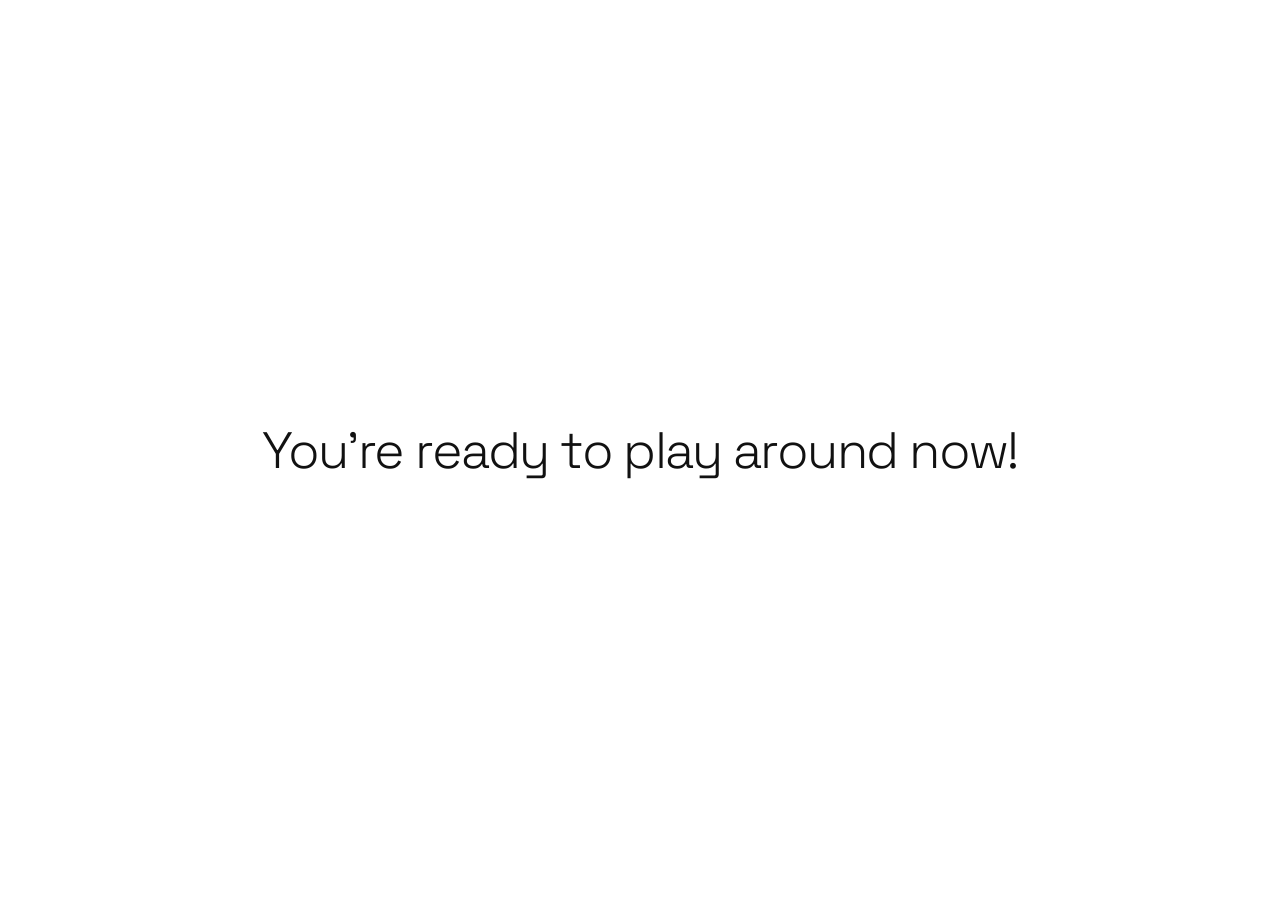
<file: ready.html>
<!DOCTYPE html>
<html lang="en">
<head>
<meta charset="UTF-8">
<meta name="viewport" content="width=device-width, initial-scale=1.0">
<title>Ready! — Physics Explorer</title>
<link rel="stylesheet" href="styles.css">
<style>
  h1 {
    font-size: clamp(2.5rem, 4vw, 5rem);
    font-weight:100;
    letter-spacing: -0.03em;
    text-align: center;
    animation: fadeIn 0.6s ease forwards;
  }
  @keyframes fadeIn {
    from { opacity: 0; transform: translateY(16px); }
    to   { opacity: 1; transform: translateY(0); }
  }
</style>
</head>
<body>
<div class="page">
  <h1>You're ready to play around now!</h1>
</div>

<script src="shared.js"></script>
<script>
  // Auto-advance to simulation after 2.2s
  setTimeout(() => { location.href = 'simulation-iteration-4.html'; }, 2200);
</script>
</body>
</html>
</file>
<file: styles.css>
@import url('https://fonts.googleapis.com/css2?family=Space+Grotesk:wght@300;400;500;600;700&display=swap');

* { margin: 0; padding: 0; box-sizing: border-box; }

:root {
  --pink: #9f9f9f;
  --black: #111;
  --white: #fff;
}

body {
  font-family: 'Space Grotesk', sans-serif;
  background: var(--white);
  color: var(--black);
  overflow: hidden;
  width: 100vw;
  height: 100vh;
}

/* ─── CAMERA LAYER ─── */
#camera-bg {
  position: fixed;
  inset: 0;
  display: none;
  z-index: 0;
}
#video-el { display: none; }
#hand-canvas {
  position: absolute;
  inset: 0;
  width: 100%;
  height: 100%;
}
.camera-active #camera-bg { display: block; }
.camera-active .page-overlay {
  background: rgba(255,255,255,0.72);
  backdrop-filter: blur(2px);
}

/* ─── PAGE WRAPPER ─── */
.page {
  position: absolute;
  inset: 0;
  display: flex;
  flex-direction: column;
  align-items: center;
  justify-content: center;
  z-index: 10;
}
.page-overlay {
  position: absolute;
  inset: 0;
  z-index: -1;
}

/* ─── BUTTONS ─── */
.btn-pink {
  border: 1.5px solid var(--pink);
  color: var(--pink);
  background: transparent;
  padding: 10px 28px;
  font-family: inherit;
  font-size: 1rem;
  cursor: pointer;
  letter-spacing: 0.01em;
  transition: background 0.18s, color 0.18s;
}
.btn-pink:hover { background: var(--pink); color: var(--white); }

.btn-back {
  position: fixed;
  top: 22px; left: 22px;
  width: 46px; height: 46px;
  border: 1.5px solid var(--pink);
  background: transparent;
  display: flex; align-items: center; justify-content: center;
  cursor: pointer;
  color: var(--pink);
  font-size: 1.2rem;
  transition: background 0.18s, color 0.18s;
  z-index: 100;
  text-decoration: none;
}
.btn-back:hover { background: var(--pink); color: var(--white); }
.btn-back::before { content: '◀'; }

.btn-next {
  position: fixed;
  top: 22px; right: 22px;
  width: 46px; height: 46px;
  border: 1.5px solid var(--pink);
  background: transparent;
  display: flex; align-items: center; justify-content: center;
  cursor: pointer;
  color: var(--pink);
  font-size: 1.2rem;
  transition: background 0.18s, color 0.18s;
  z-index: 100;
  text-decoration: none;
}
.btn-next:hover { background: var(--pink); color: var(--white); }
.btn-next::before { content: '▶'; }

/* ─── SLIDERS ─── */
.slider-group { display: flex; flex-direction: column; gap: 14px; }
.slider-row { display: flex; flex-direction: column; gap: 4px; }
input[type=range] {
  -webkit-appearance: none;
  width: 100%;
  height: 1px;
  background: #222;
  outline: none;
}
input[type=range]::-webkit-slider-thumb {
  -webkit-appearance: none;
  width: 14px; height: 14px;
  border-radius: 50%;
  background: var(--white);
  border: 1.5px solid #222;
  cursor: pointer;
}
.slider-limits { display: flex; justify-content: space-between; font-size: 0.7rem; color: #888; }

/* ─── SPLIT LAYOUT (calibration) ─── */
.split {
  display: flex;
  flex-direction: row;
  width: 100%;
  height: 100%;
  position: absolute;
  inset: 0;
  z-index: 10;
}
.split-left, .split-right {
  flex: 1;
  display: flex;
  flex-direction: column;
  justify-content: center;
  align-items: center;
  position: relative;
  padding: 2rem;
}
.split-divider {
  width: 1px;
  background: repeating-linear-gradient(to bottom, #222 0, #222 6px, transparent 6px, transparent 12px);
  height: 100%;
  flex-shrink: 0;
}

/* ─── LABEL BOXES ─── */
.label-box {
  border: 1.5px solid var(--black);
  padding: 8px 18px;
  font-size: 1rem;
  font-weight: 500;
  background: rgba(255,255,255,0.85);
}

/* ─── STATUS FLASH ─── */
#status-flash {
  position: fixed;
  bottom: 40px;
  left: 50%;
  transform: translateX(-50%);
  background: var(--pink);
  color: white;
  padding: 10px 28px;
  font-size: 0.95rem;
  z-index: 200;
  opacity: 0;
  transition: opacity 0.3s;
  pointer-events: none;
}
#status-flash.show { opacity: 1; }
</file>
